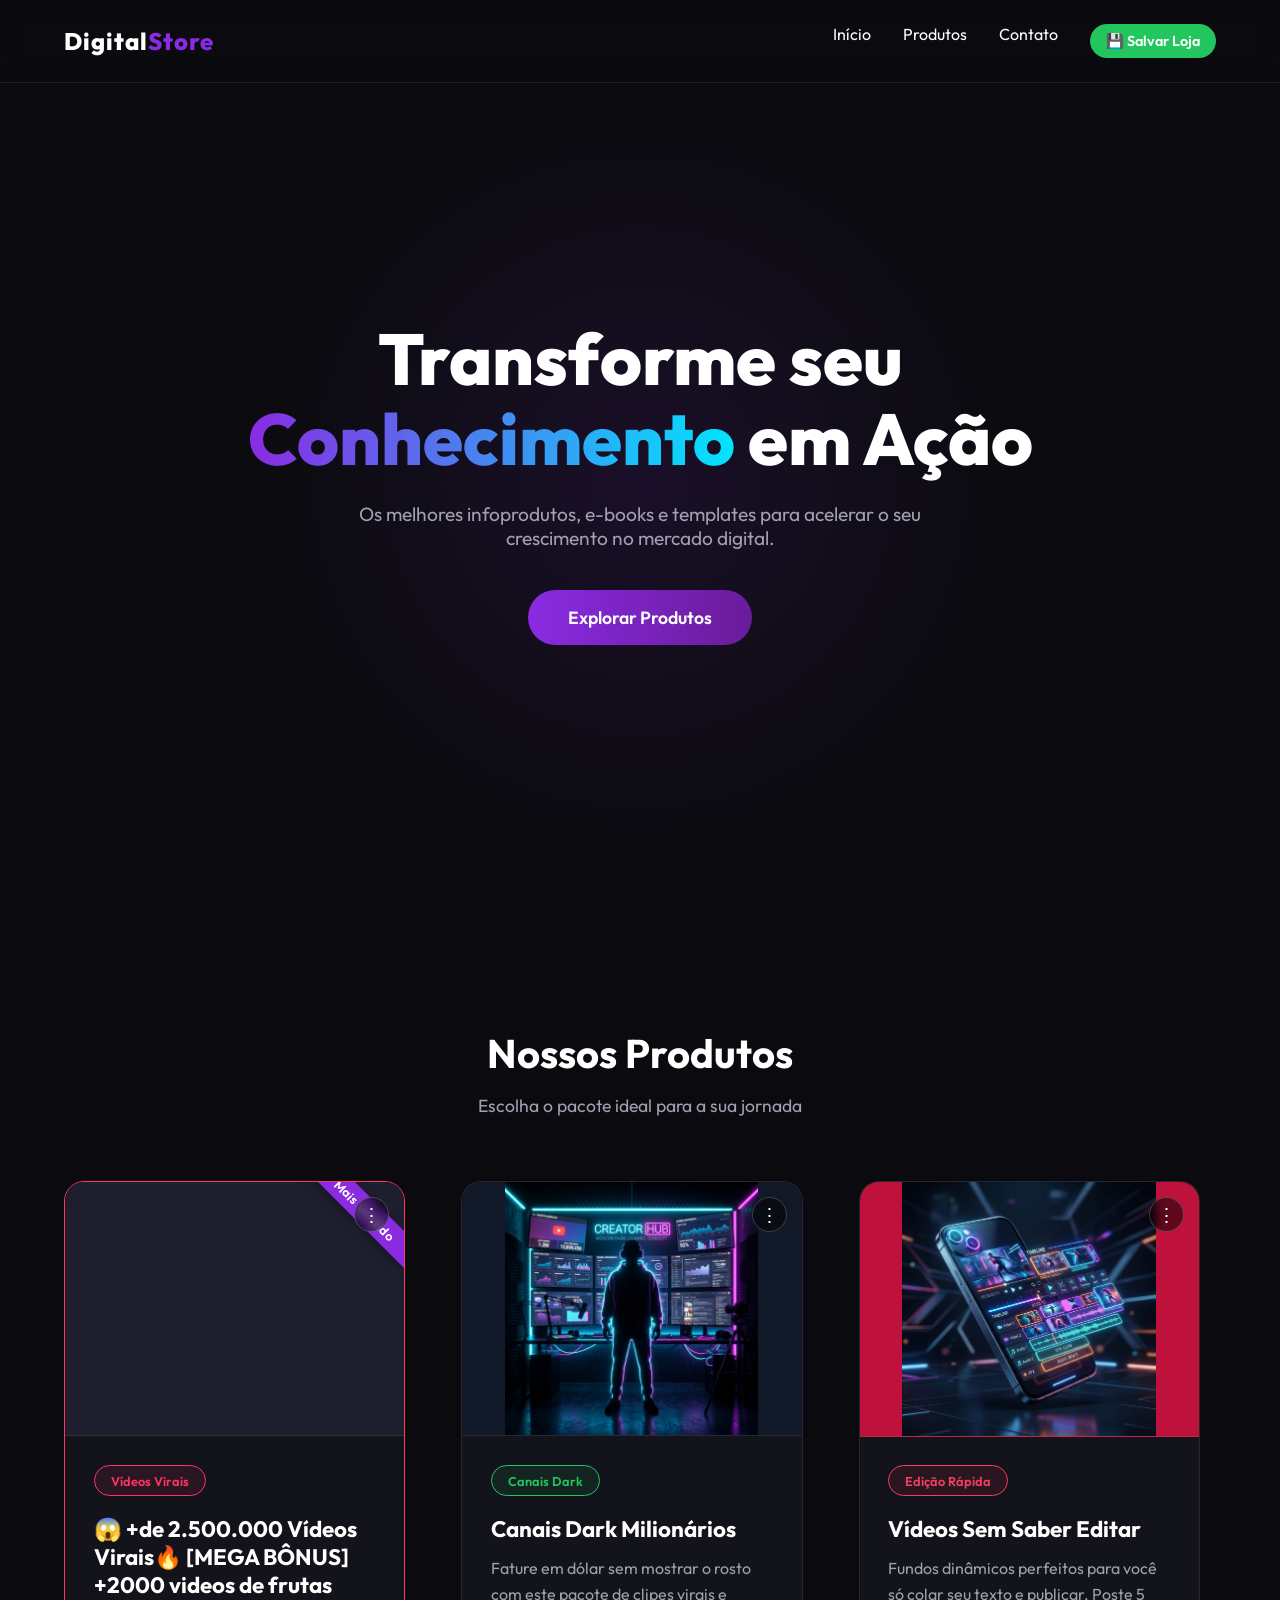
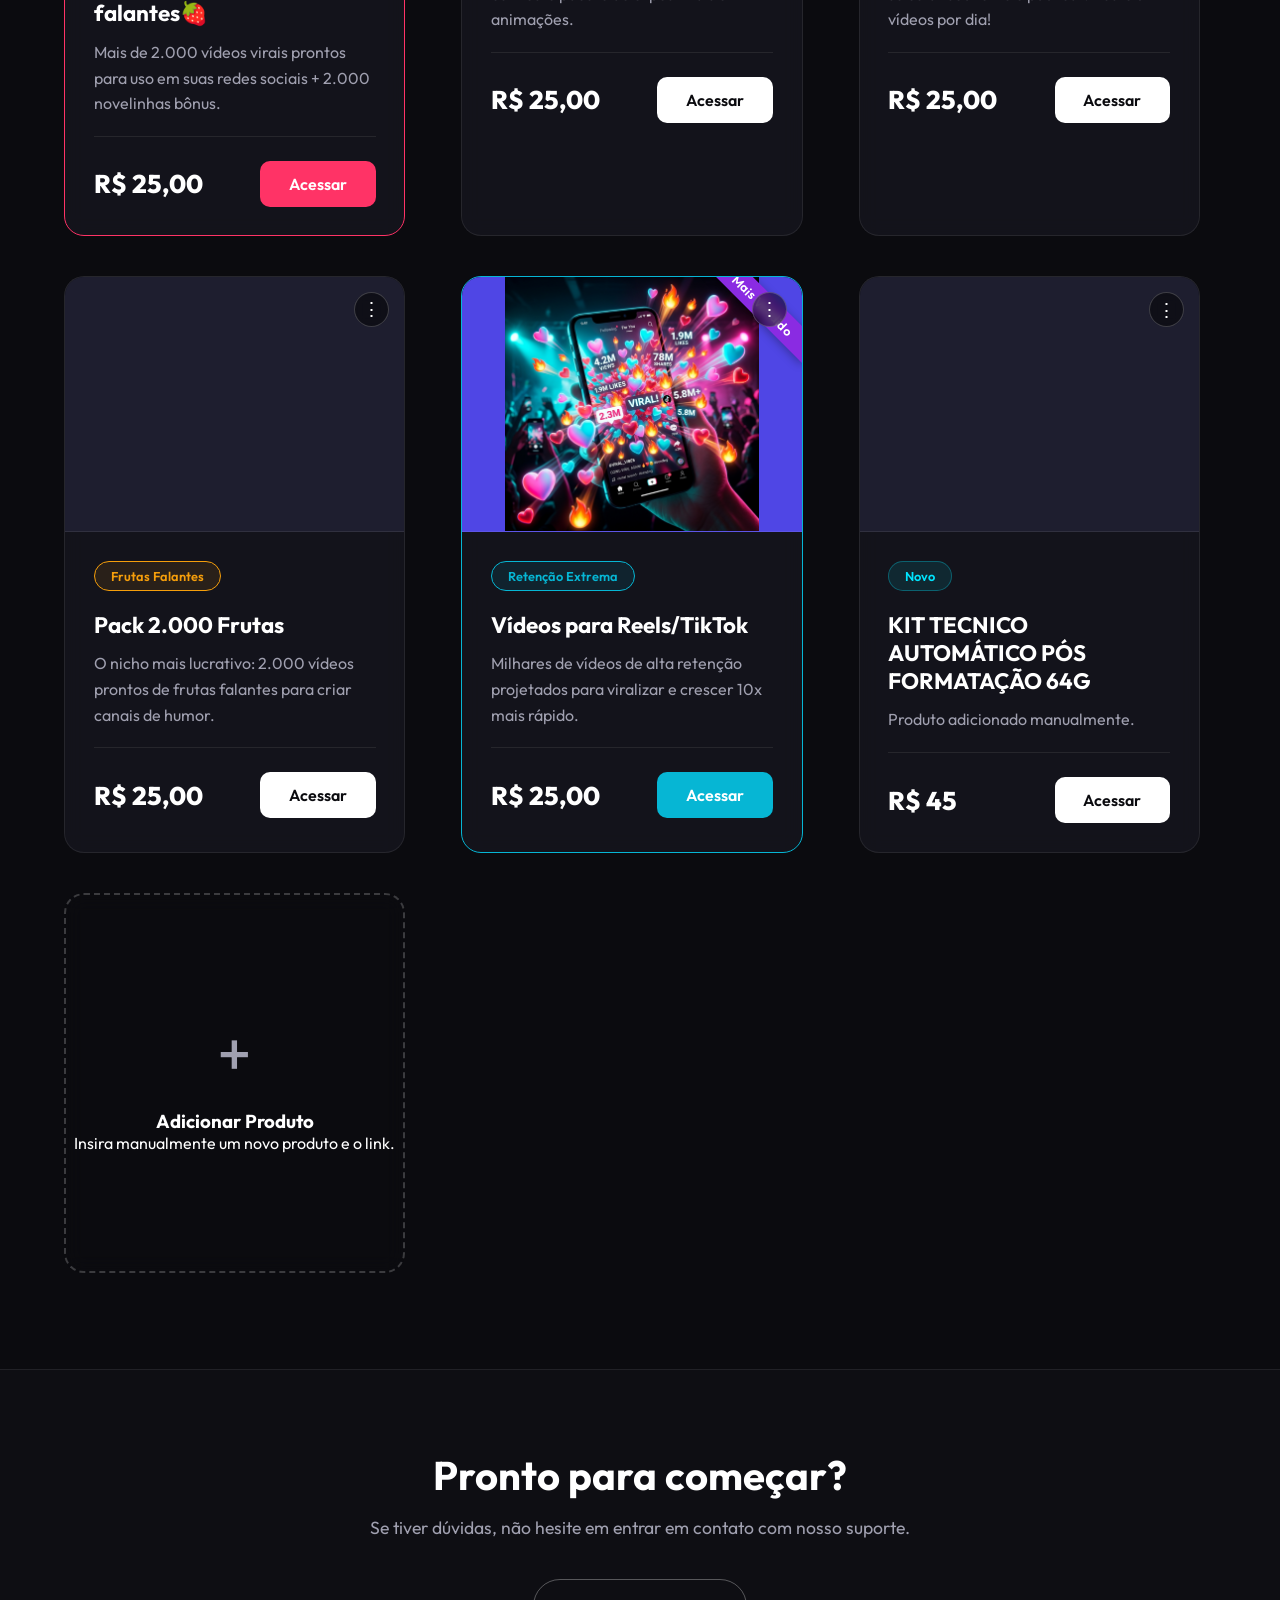
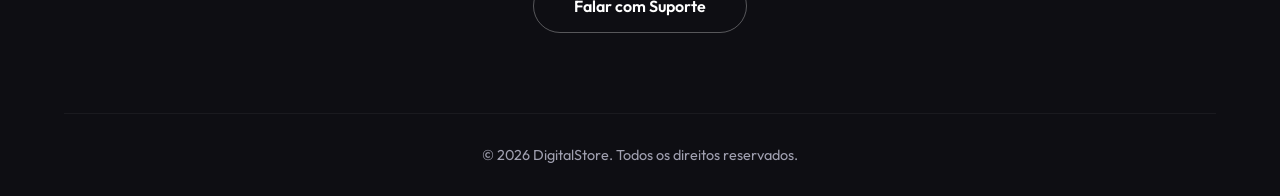
<file: admin.html>
<!DOCTYPE html>
<html lang="pt-BR"><head>
    <meta charset="UTF-8">
    <meta name="viewport" content="width=device-width, initial-scale=1.0">
    <meta name="description" content="Loja Virtual de Produtos Digitais Premium">
    <title>DigitalStore | Produtos Exclusivos</title>
    <link rel="stylesheet" href="styles.css">
    <link href="https://fonts.googleapis.com/css2?family=Outfit:wght@300;400;600;800&amp;display=swap" rel="stylesheet">
</head>
<body>
    <nav class="navbar">
        <div class="logo">Digital<span>Store</span></div>
        <ul class="nav-links">
            <li><a href="#home">Início</a></li>
            <li><a href="#products">Produtos</a></li>
            <li><a href="#contact">Contato</a></li>
            <li><button onclick="exportHTML()" class="btn-primary" style="padding: 0.5rem 1rem; font-size: 0.9rem; background: #22c55e; border: none; cursor: pointer;">💾 Salvar Loja</button></li>
        </ul>
    </nav>

    <header id="home" class="hero">
        <div class="hero-content">
            <h1>Transforme seu <span>Conhecimento</span> em Ação</h1>
            <p>Os melhores infoprodutos, e-books e templates para acelerar o seu crescimento no mercado digital.</p>
            <a href="#products" class="btn-primary">Explorar Produtos</a>
        </div>
        <div class="glow-circle"></div>
    </header>

    <section id="products" class="products-section">
        <div class="section-header">
            <h2>Nossos Produtos</h2>
            <p>Escolha o pacote ideal para a sua jornada</p>
        </div>
        <div class="product-grid" id="productGrid">

            

            <!-- Canais Dark -->
            

            <!-- Editor Rápido -->
            

            <!-- Frutas Falantes -->
            

            <!-- Vídeos Virais -->
            

            <!-- Add Product Card -->
            




        
    <div class="product-card highlight-card" style="border-color: rgb(255, 51, 102); position: relative;">
                <button class="edit-btn" title="Editar Produto" onclick="editProduct(this, event)">⋮</button>
                <div class="card-image" style="background-image: url(&quot;https://aws-assets.kiwify.com.br/E8faBqWnMOrjVd7/capa_kiwify_c0d62e7a7c0542979b25fb5e9e4b93ab.png&quot;); background-color: rgb(30, 30, 47);"></div>
                <div class="card-content">
                    <span class="badge" style="border-color: #ff3366; color: #ff3366; background: rgba(255, 51, 102, 0.1);">Vídeos Virais</span>
                    <h3>😱 +de 2.500.000 Vídeos Virais🔥  [MEGA BÔNUS] +2000 videos de frutas falantes🍓</h3>
                    <p>Mais de 2.000 vídeos virais prontos para uso em suas redes sociais + 2.000 novelinhas bônus.</p>
                    <div class="price-row">
                        <span class="price">R$ 25,00</span>
                        <button class="btn-buy" onclick="window.location.href='https://kiwify.app/rnDXVUX'" style="background: #ff3366; color: white;">Acessar</button>
                    </div>
                </div>
            </div>
<div class="product-card" style="position: relative;">
                <button class="edit-btn" title="Editar Produto" onclick="editProduct(this, event)">⋮</button>
                <div class="card-image" style="background-image: url('assets/canais_dark_cover.png'); background-color: #111827;"></div>
                <div class="card-content">
                    <span class="badge" style="border-color: #22c55e; color: #22c55e; background: rgba(34, 197, 94, 0.1);">Canais Dark</span>
                    <h3>Canais Dark Milionários</h3>
                    <p>Fature em dólar sem mostrar o rosto com este pacote de clipes virais e animações.</p>
                    <div class="price-row">
                        <span class="price">R$ 25,00</span>
                        <button class="btn-buy" onclick="window.location.href='../../landpag%20virais/lp/canais-dark.html'">Acessar</button>
                    </div>
                </div>
            </div>
<div class="product-card" style="position: relative;">
                <button class="edit-btn" title="Editar Produto" onclick="editProduct(this, event)">⋮</button>
                <div class="card-image" style="background-image: url('assets/editor_rapido_cover.png'); background-color: #be123c;"></div>
                <div class="card-content">
                    <span class="badge" style="border-color: #f43f5e; color: #f43f5e; background: rgba(244, 63, 94, 0.1);">Edição Rápida</span>
                    <h3>Vídeos Sem Saber Editar</h3>
                    <p>Fundos dinâmicos perfeitos para você só colar seu texto e publicar. Poste 5 vídeos por dia!</p>
                    <div class="price-row">
                        <span class="price">R$ 25,00</span>
                        <button class="btn-buy" onclick="window.location.href='../../landpag%20virais/lp/editor-rapido.html'">Acessar</button>
                    </div>
                </div>
            </div>
<div class="product-card" style="position: relative;">
                <button class="edit-btn" title="Editar Produto" onclick="editProduct(this, event)">⋮</button>
                <div class="card-image" style="background-image: url(&quot;https://cdn.dfg.com.br/itemimages/903624790-pack-20-mil-videos-virais-2-mil-videos-de-frutas-falant-M0A8.webp&quot;); background-color: rgb(30, 30, 47);"></div>
                <div class="card-content">
                    <span class="badge" style="border-color: #f59e0b; color: #f59e0b; background: rgba(245, 158, 11, 0.1);">Frutas Falantes</span>
                    <h3>Pack 2.000 Frutas</h3>
                    <p>O nicho mais lucrativo: 2.000 vídeos prontos de frutas falantes para criar canais de humor.</p>
                    <div class="price-row">
                        <span class="price">R$ 25,00</span>
                        <button class="btn-buy" onclick="window.location.href='https://pay.kiwify.com.br/zMR40JN'">Acessar</button>
                    </div>
                </div>
            </div>
<div class="product-card highlight-card" style="border-color: rgb(6, 182, 212); position: relative;">
                <button class="edit-btn" title="Editar Produto" onclick="editProduct(this, event)">⋮</button>
                <div class="card-image" style="background-image: url('assets/videos_virais_cover.png'); background-color: #4f46e5;"></div>
                <div class="card-content">
                    <span class="badge" style="border-color: #06b6d4; color: #06b6d4; background: rgba(6, 182, 212, 0.1);">Retenção Extrema</span>
                    <h3>Vídeos para Reels/TikTok</h3>
                    <p>Milhares de vídeos de alta retenção projetados para viralizar e crescer 10x mais rápido.</p>
                    <div class="price-row">
                        <span class="price">R$ 25,00</span>
                        <button class="btn-buy" onclick="window.location.href='../../landpag%20virais/lp/videos-virais.html'" style="background: #06b6d4; color: white;">Acessar</button>
                    </div>
                </div>
            </div>
<div class="product-card" style="position: relative;">
            <button class="edit-btn" title="Editar Produto" onclick="editProduct(this, event)">⋮</button>
            <div class="card-image" style="background-image: url('https://aws-assets.kiwify.com.br/E8faBqWnMOrjVd7/kit_tecnico_box_3d_v2_e90578b5aa70494e9339776ed63b2547.png'); background-color: #1e1e2f; background-size: cover; background-position: center;"></div>
            <div class="card-content">
                <span class="badge highlight">Novo</span>
                <h3>KIT TECNICO AUTOMÁTICO  PÓS FORMATAÇÃO 64G</h3>
                <p>Produto adicionado manualmente.</p>
                <div class="price-row">
                    <span class="price">R$ 45</span>
                    <button class="btn-buy" onclick="window.location.href='https://kiwify.app/vaafQyj'">Acessar</button>
                </div>
            </div>
        </div><div class="product-card add-product-card" onclick="openAddModal()" style="">
                <div class="add-icon">+</div>
                <h3>Adicionar Produto</h3>
                <p>Insira manualmente um novo produto e o link.</p>
            </div>
        </div>
    </section>

    <footer id="contact">
        <div class="footer-content">
            <h2>Pronto para começar?</h2>
            <p>Se tiver dúvidas, não hesite em entrar em contato com nosso suporte.</p>
            <a href="mailto:suporte@exemplo.com" class="btn-secondary">Falar com Suporte</a>
        </div>
        <div class="footer-bottom">
            <p>© 2026 DigitalStore. Todos os direitos reservados.</p>
        </div>
    </footer>

    <!-- Add Product Modal -->
    <div id="addProductModal" class="modal-overlay" style="display: none;">
        <div class="modal-container">
            <div class="modal-header">
                <h2>Adicionar Novo Produto</h2>
                <button class="close-btn" onclick="closeAddModal()">×</button>
            </div>
            <form id="addProductForm" onsubmit="handleAddProduct(event)">
                <div class="form-group">
                    <label for="prodName">Nome do Produto</label>
                    <input type="text" id="prodName" required="" placeholder="Ex: E-book Receitas">
                </div>
                <div class="form-group">
                    <label for="prodPrice">Preço (R$)</label>
                    <input type="text" id="prodPrice" required="" placeholder="Ex: 47,90">
                </div>
                <div class="form-group">
                    <label>Imagem de Capa (Opcional)</label>
                    <input type="file" id="prodImageFile" accept="image/*" style="padding: 0.5rem; background: rgba(0,0,0,0.3); border: 1px dashed var(--glass-border); margin-bottom: 0.5rem;">
                    <input type="url" id="prodImage" placeholder="Ou insira um link da imagem (Ex: https://site.com/imagem.png)">
                </div>
                <div class="form-group">
                    <label for="prodLink">Link da Página de Vendas</label>
                    <input type="url" id="prodLink" required="" placeholder="Ex: https://pay.hotmart.com/...">
                </div>
                <button type="submit" class="btn-primary" style="width: 100%; margin-top: 1rem;">Salvar Produto</button>
            </form>
        </div>
    </div>

    <script src="script.js"></script>


</body></html>
</file>
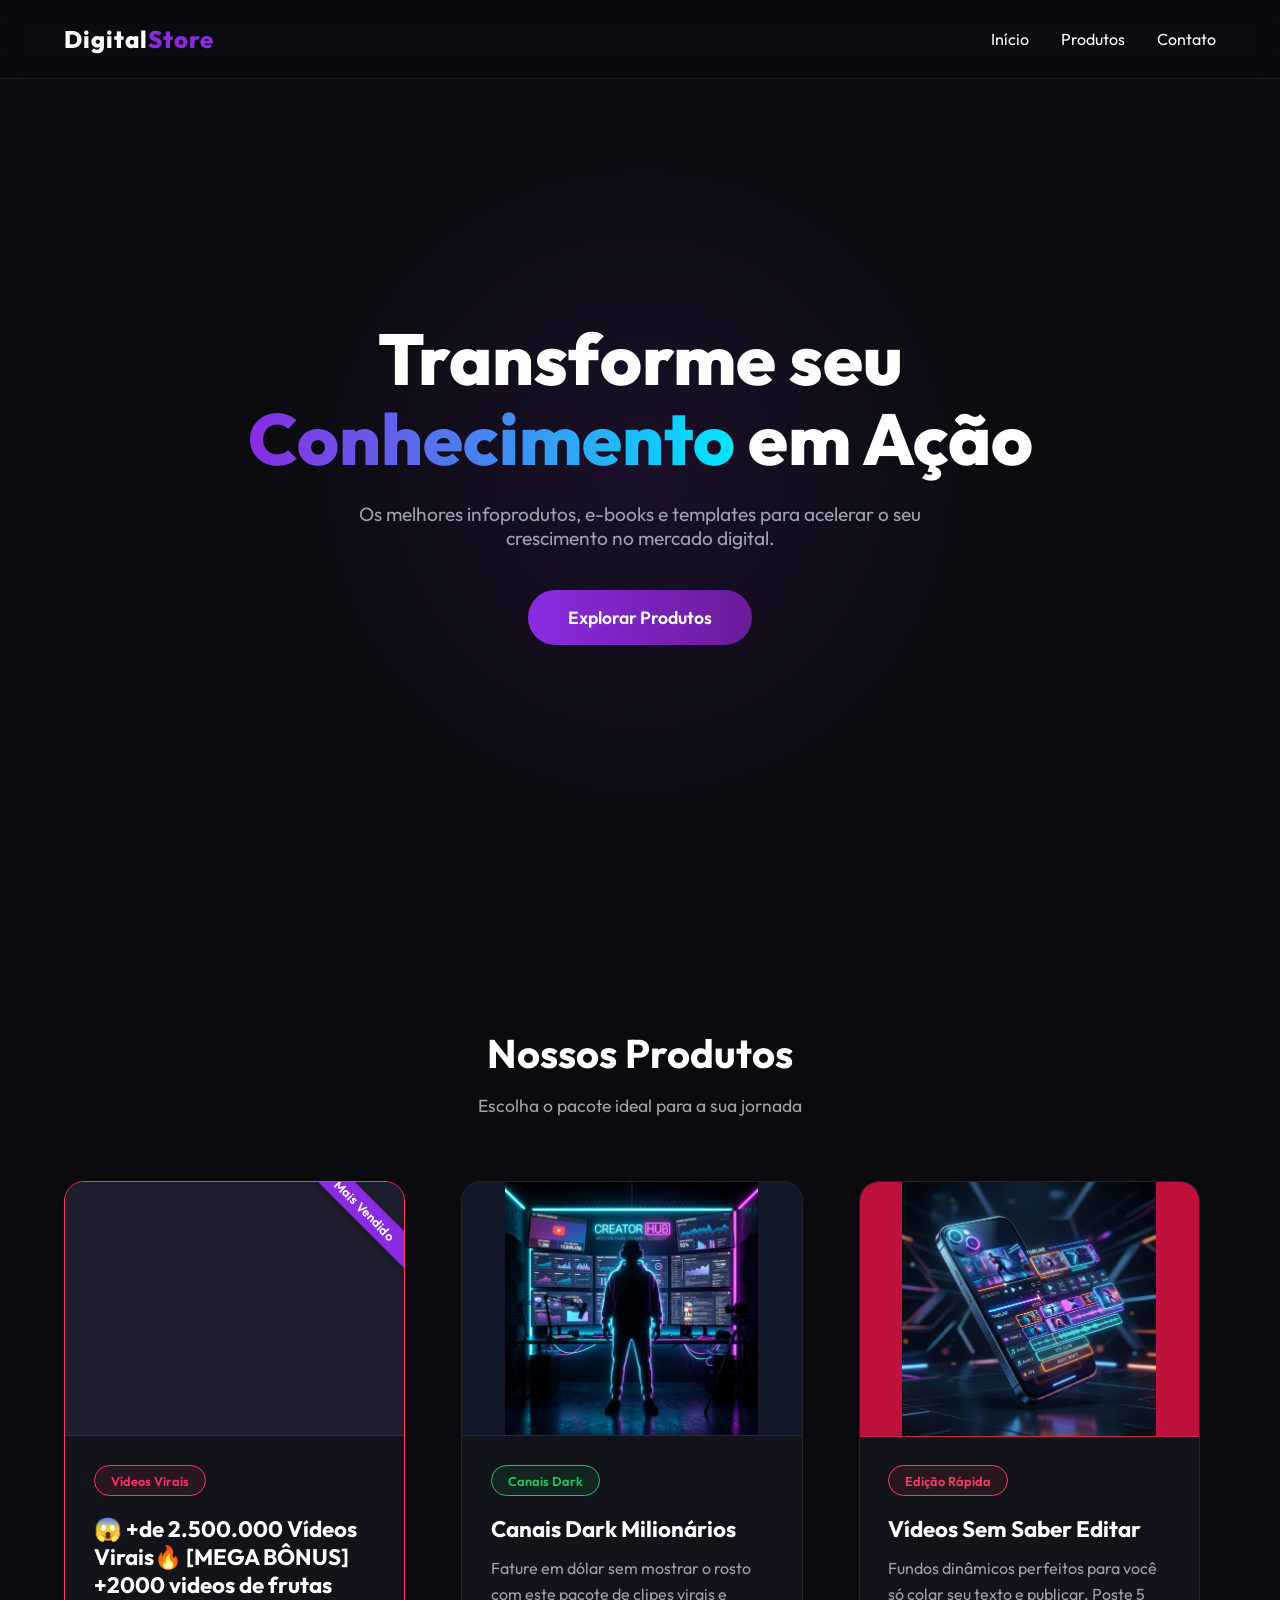
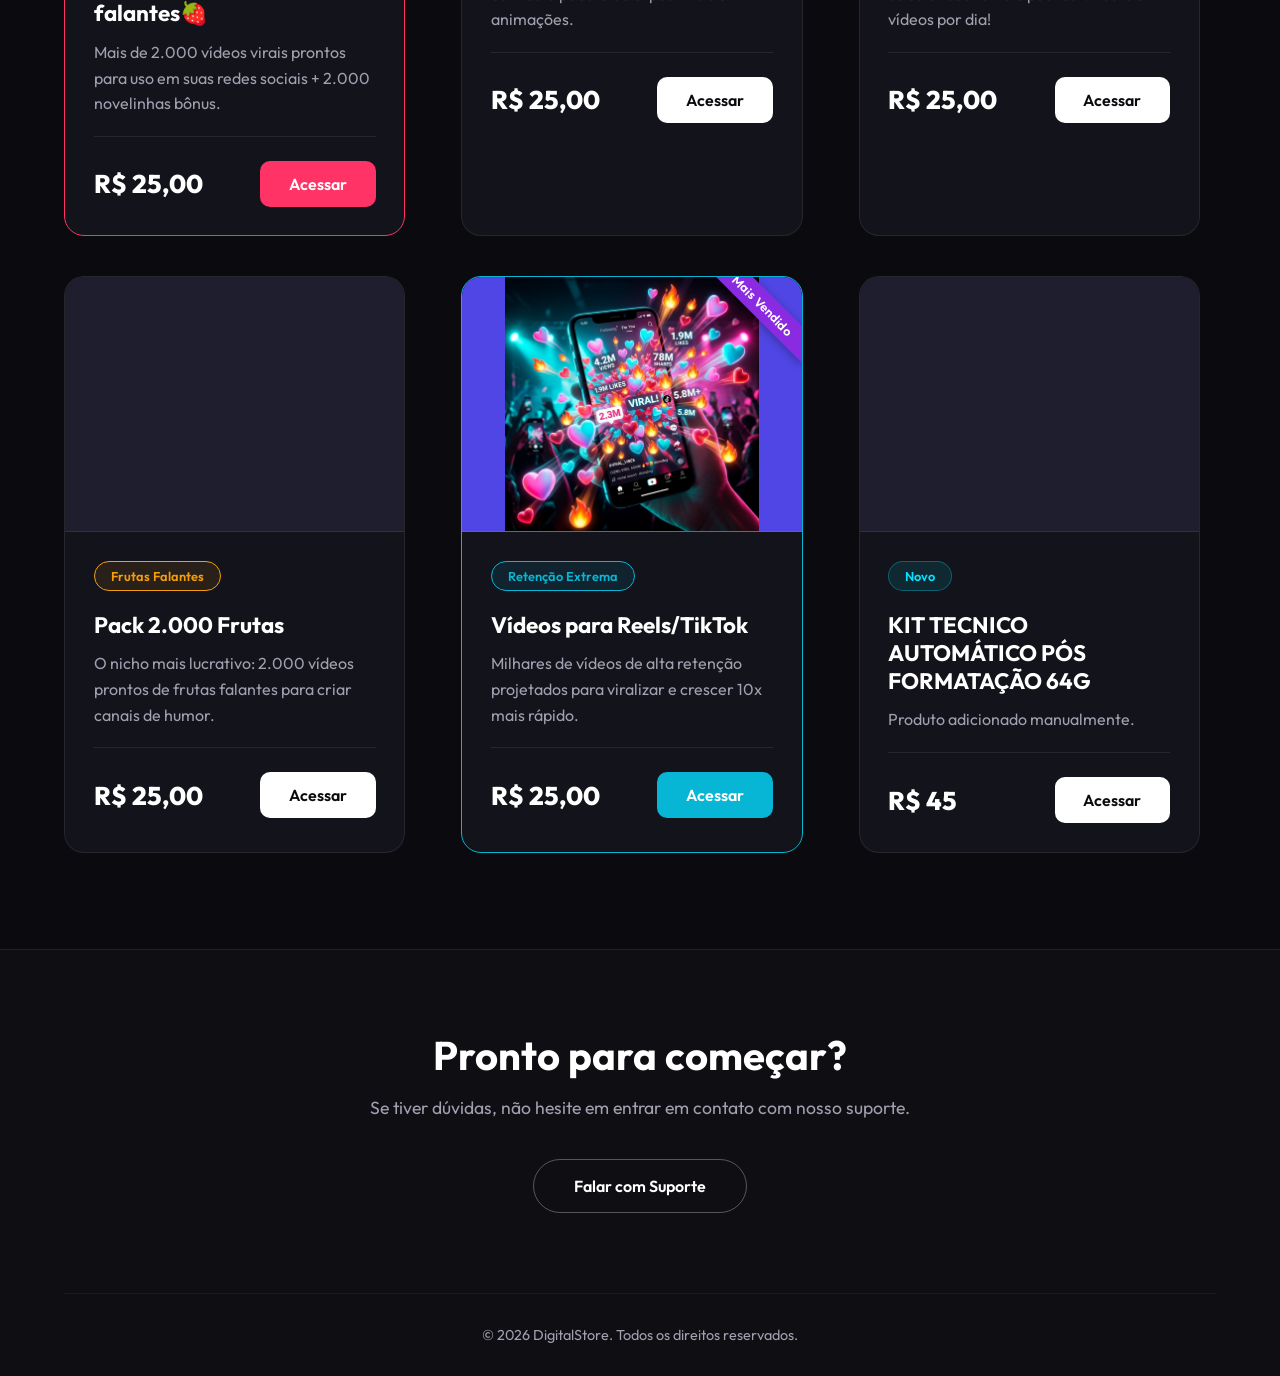
<file: index-publico.html>
<!DOCTYPE html>
<html lang="pt-BR"><head>
    <meta charset="UTF-8">
    <meta name="viewport" content="width=device-width, initial-scale=1.0">
    <meta name="description" content="Loja Virtual de Produtos Digitais Premium">
    <title>DigitalStore | Produtos Exclusivos</title>
    <link rel="stylesheet" href="styles.css">
    <link href="https://fonts.googleapis.com/css2?family=Outfit:wght@300;400;600;800&amp;display=swap" rel="stylesheet">
</head>
<body>
    <nav class="navbar">
        <div class="logo">Digital<span>Store</span></div>
        <ul class="nav-links">
            <li><a href="#home">Início</a></li>
            <li><a href="#products">Produtos</a></li>
            <li><a href="#contact">Contato</a></li>
            
        </ul>
    </nav>

    <header id="home" class="hero">
        <div class="hero-content">
            <h1>Transforme seu <span>Conhecimento</span> em Ação</h1>
            <p>Os melhores infoprodutos, e-books e templates para acelerar o seu crescimento no mercado digital.</p>
            <a href="#products" class="btn-primary">Explorar Produtos</a>
        </div>
        <div class="glow-circle"></div>
    </header>

    <section id="products" class="products-section">
        <div class="section-header">
            <h2>Nossos Produtos</h2>
            <p>Escolha o pacote ideal para a sua jornada</p>
        </div>
        <div class="product-grid" id="productGrid">

            

            <!-- Canais Dark -->
            

            <!-- Editor Rápido -->
            

            <!-- Frutas Falantes -->
            

            <!-- Vídeos Virais -->
            

            <!-- Add Product Card -->
            




        
    <div class="product-card highlight-card" style="border-color: rgb(255, 51, 102); position: relative;">
                
                <div class="card-image" style="background-image: url(&quot;https://aws-assets.kiwify.com.br/E8faBqWnMOrjVd7/capa_kiwify_c0d62e7a7c0542979b25fb5e9e4b93ab.png&quot;); background-color: rgb(30, 30, 47);"></div>
                <div class="card-content">
                    <span class="badge" style="border-color: #ff3366; color: #ff3366; background: rgba(255, 51, 102, 0.1);">Vídeos Virais</span>
                    <h3>😱 +de 2.500.000 Vídeos Virais🔥  [MEGA BÔNUS] +2000 videos de frutas falantes🍓</h3>
                    <p>Mais de 2.000 vídeos virais prontos para uso em suas redes sociais + 2.000 novelinhas bônus.</p>
                    <div class="price-row">
                        <span class="price">R$ 25,00</span>
                        <button class="btn-buy" onclick="window.location.href='https://kiwify.app/rnDXVUX'" style="background: #ff3366; color: white;">Acessar</button>
                    </div>
                </div>
            </div>
<div class="product-card" style="position: relative;">
                
                <div class="card-image" style="background-image: url('assets/canais_dark_cover.png'); background-color: #111827;"></div>
                <div class="card-content">
                    <span class="badge" style="border-color: #22c55e; color: #22c55e; background: rgba(34, 197, 94, 0.1);">Canais Dark</span>
                    <h3>Canais Dark Milionários</h3>
                    <p>Fature em dólar sem mostrar o rosto com este pacote de clipes virais e animações.</p>
                    <div class="price-row">
                        <span class="price">R$ 25,00</span>
                        <button class="btn-buy" onclick="window.location.href='../../landpag%20virais/lp/canais-dark.html'">Acessar</button>
                    </div>
                </div>
            </div>
<div class="product-card" style="position: relative;">
                
                <div class="card-image" style="background-image: url('assets/editor_rapido_cover.png'); background-color: #be123c;"></div>
                <div class="card-content">
                    <span class="badge" style="border-color: #f43f5e; color: #f43f5e; background: rgba(244, 63, 94, 0.1);">Edição Rápida</span>
                    <h3>Vídeos Sem Saber Editar</h3>
                    <p>Fundos dinâmicos perfeitos para você só colar seu texto e publicar. Poste 5 vídeos por dia!</p>
                    <div class="price-row">
                        <span class="price">R$ 25,00</span>
                        <button class="btn-buy" onclick="window.location.href='../../landpag%20virais/lp/editor-rapido.html'">Acessar</button>
                    </div>
                </div>
            </div>
<div class="product-card" style="position: relative;">
                
                <div class="card-image" style="background-image: url(&quot;https://cdn.dfg.com.br/itemimages/903624790-pack-20-mil-videos-virais-2-mil-videos-de-frutas-falant-M0A8.webp&quot;); background-color: rgb(30, 30, 47);"></div>
                <div class="card-content">
                    <span class="badge" style="border-color: #f59e0b; color: #f59e0b; background: rgba(245, 158, 11, 0.1);">Frutas Falantes</span>
                    <h3>Pack 2.000 Frutas</h3>
                    <p>O nicho mais lucrativo: 2.000 vídeos prontos de frutas falantes para criar canais de humor.</p>
                    <div class="price-row">
                        <span class="price">R$ 25,00</span>
                        <button class="btn-buy" onclick="window.location.href='https://pay.kiwify.com.br/zMR40JN'">Acessar</button>
                    </div>
                </div>
            </div>
<div class="product-card highlight-card" style="border-color: rgb(6, 182, 212); position: relative;">
                
                <div class="card-image" style="background-image: url('assets/videos_virais_cover.png'); background-color: #4f46e5;"></div>
                <div class="card-content">
                    <span class="badge" style="border-color: #06b6d4; color: #06b6d4; background: rgba(6, 182, 212, 0.1);">Retenção Extrema</span>
                    <h3>Vídeos para Reels/TikTok</h3>
                    <p>Milhares de vídeos de alta retenção projetados para viralizar e crescer 10x mais rápido.</p>
                    <div class="price-row">
                        <span class="price">R$ 25,00</span>
                        <button class="btn-buy" onclick="window.location.href='../../landpag%20virais/lp/videos-virais.html'" style="background: #06b6d4; color: white;">Acessar</button>
                    </div>
                </div>
            </div>
<div class="product-card" style="position: relative;">
            
            <div class="card-image" style="background-image: url('https://aws-assets.kiwify.com.br/E8faBqWnMOrjVd7/kit_tecnico_box_3d_v2_e90578b5aa70494e9339776ed63b2547.png'); background-color: #1e1e2f; background-size: cover; background-position: center;"></div>
            <div class="card-content">
                <span class="badge highlight">Novo</span>
                <h3>KIT TECNICO AUTOMÁTICO  PÓS FORMATAÇÃO 64G</h3>
                <p>Produto adicionado manualmente.</p>
                <div class="price-row">
                    <span class="price">R$ 45</span>
                    <button class="btn-buy" onclick="window.location.href='https://kiwify.app/vaafQyj'">Acessar</button>
                </div>
            </div>
        </div>
        </div>
    </section>

    <footer id="contact">
        <div class="footer-content">
            <h2>Pronto para começar?</h2>
            <p>Se tiver dúvidas, não hesite em entrar em contato com nosso suporte.</p>
            <a href="mailto:suporte@exemplo.com" class="btn-secondary">Falar com Suporte</a>
        </div>
        <div class="footer-bottom">
            <p>© 2026 DigitalStore. Todos os direitos reservados.</p>
        </div>
    </footer>

    <!-- Add Product Modal -->
    

    <script src="script.js"></script>


</body></html>
</file>
<file: styles.css>
:root {
    --bg-color: #0B0B0F;
    --surface-color: rgba(25, 25, 35, 0.6);
    --primary-color: #8A2BE2;
    --secondary-color: #00E5FF;
    --text-main: #FFFFFF;
    --text-muted: #A0A0B0;
    --glass-border: rgba(255, 255, 255, 0.08);
}

* {
    margin: 0;
    padding: 0;
    box-sizing: border-box;
    font-family: 'Outfit', sans-serif;
    scroll-behavior: smooth;
}

body {
    background-color: var(--bg-color);
    color: var(--text-main);
    overflow-x: hidden;
}

/* Navbar */
.navbar {
    position: fixed;
    top: 0;
    width: 100%;
    display: flex;
    justify-content: space-between;
    align-items: center;
    padding: 1.5rem 5%;
    background: rgba(11, 11, 15, 0.8);
    backdrop-filter: blur(12px);
    -webkit-backdrop-filter: blur(12px);
    z-index: 1000;
    border-bottom: 1px solid var(--glass-border);
}

.logo {
    font-size: 1.5rem;
    font-weight: 800;
    letter-spacing: 1px;
}

.logo span {
    color: var(--primary-color);
}

.nav-links {
    list-style: none;
    display: flex;
    gap: 2rem;
}

.nav-links a {
    color: var(--text-main);
    text-decoration: none;
    font-weight: 400;
    transition: color 0.3s;
}

.nav-links a:hover {
    color: var(--secondary-color);
}

/* Hero Section */
.hero {
    min-height: 100vh;
    display: flex;
    justify-content: center;
    align-items: center;
    text-align: center;
    position: relative;
    padding: 0 20px;
    margin-top: 2rem;
}

.hero-content {
    max-width: 800px;
    z-index: 10;
    animation: fadeIn 1s ease-out;
}

.hero h1 {
    font-size: 4.5rem;
    font-weight: 800;
    line-height: 1.1;
    margin-bottom: 1.5rem;
}

.hero h1 span {
    background: linear-gradient(90deg, var(--primary-color), var(--secondary-color));
    -webkit-background-clip: text;
    -webkit-text-fill-color: transparent;
}

.hero p {
    font-size: 1.2rem;
    color: var(--text-muted);
    margin-bottom: 2.5rem;
    max-width: 600px;
    margin-left: auto;
    margin-right: auto;
}

.btn-primary {
    display: inline-block;
    padding: 1rem 2.5rem;
    background: linear-gradient(90deg, var(--primary-color), #6A1B9A);
    color: white;
    text-decoration: none;
    border-radius: 50px;
    font-weight: 600;
    font-size: 1.1rem;
    transition: transform 0.3s, box-shadow 0.3s;
}

.btn-primary:hover {
    transform: translateY(-3px);
    box-shadow: 0 10px 20px rgba(138, 43, 226, 0.4);
}

/* Glowing Background Circle */
.glow-circle {
    position: absolute;
    width: 60vw;
    height: 60vw;
    max-width: 800px;
    max-height: 800px;
    background: radial-gradient(circle, rgba(138, 43, 226, 0.12) 0%, rgba(0, 0, 0, 0) 70%);
    top: 50%;
    left: 50%;
    transform: translate(-50%, -50%);
    z-index: 0;
    pointer-events: none;
}

/* Products Section */
.products-section {
    padding: 6rem 5%;
    position: relative;
    z-index: 5;
}

.section-header {
    text-align: center;
    margin-bottom: 4rem;
}

.section-header h2 {
    font-size: 2.5rem;
    margin-bottom: 1rem;
}

.section-header p {
    color: var(--text-muted);
    font-size: 1.1rem;
}

.product-grid {
    display: grid;
    grid-template-columns: repeat(auto-fit, minmax(320px, 1fr));
    gap: 2.5rem;
    max-width: 1200px;
    margin: 0 auto;
}


.product-card {
    background: var(--surface-color);
    border: 1px solid var(--glass-border);
    border-radius: 20px;
    overflow: hidden;
    backdrop-filter: blur(10px);
    -webkit-backdrop-filter: blur(10px);
    transition: transform 0.3s ease, border-color 0.3s ease, box-shadow 0.3s ease;
    flex: 0 0 auto; /* prevent shrinking */
    min-width: 300px; /* ensure enough width for image & text */
    margin-right: 1rem; /* spacing between cards */
}


.product-card:hover {
    transform: translateY(-10px);
    border-color: rgba(255, 255, 255, 0.2);
    box-shadow: 0 15px 30px rgba(0, 0, 0, 0.5);
}

.highlight-card {
    border-color: rgba(138, 43, 226, 0.3);
    position: relative;
}

.highlight-card::before {
    content: "Mais Vendido";
    position: absolute;
    top: 15px;
    right: -30px;
    background: var(--primary-color);
    color: white;
    padding: 5px 30px;
    font-size: 0.8rem;
    font-weight: 600;
    transform: rotate(45deg);
    z-index: 2;
    box-shadow: 0 2px 10px rgba(0,0,0,0.3);
}

.card-image-wrapper {
    width: 100%;
    aspect-ratio: 4 / 3;
    background: #0e0e1a;
    display: flex;
    align-items: center;
    justify-content: center;
    overflow: hidden;
    position: relative;
    border-bottom: 1px solid var(--glass-border);
}

.card-img {
    width: 100%;
    height: 100%;
    object-fit: contain;
    display: block;
    transition: transform 0.4s ease;
}

.product-card:hover .card-img {
    transform: scale(1.04);
}

/* Legacy fallback for dynamically-added cards */
.card-image {
    width: 100%;
    aspect-ratio: 4 / 3;
    background-size: contain;
    background-position: center;
    background-repeat: no-repeat;
    background-color: #0e0e1a;
    border-bottom: 1px solid var(--glass-border);
}

.card-content {
    padding: 1.8rem;
}

.badge {
    display: inline-block;
    padding: 0.4rem 1rem;
    background: rgba(255, 255, 255, 0.05);
    border-radius: 20px;
    font-size: 0.8rem;
    font-weight: 600;
    margin-bottom: 1.2rem;
    color: var(--text-muted);
    border: 1px solid rgba(255,255,255,0.1);
}

.badge.highlight {
    background: rgba(0, 229, 255, 0.1);
    color: var(--secondary-color);
    border-color: rgba(0, 229, 255, 0.3);
}

.card-content h3 {
    font-size: 1.4rem;
    margin-bottom: 0.8rem;
}

.card-content p {
    color: var(--text-muted);
    font-size: 1rem;
    line-height: 1.6;
    margin-bottom: 1.2rem;
}

.price-row {
    display: flex;
    justify-content: space-between;
    align-items: center;
    border-top: 1px solid var(--glass-border);
    padding-top: 1.5rem;
}

.price {
    font-size: 1.6rem;
    font-weight: 800;
    color: white;
}

.btn-buy {
    background: var(--text-main);
    color: var(--bg-color);
    border: none;
    padding: 0.8rem 1.8rem;
    border-radius: 10px;
    font-weight: 600;
    font-size: 1rem;
    cursor: pointer;
    transition: background 0.3s, color 0.3s, transform 0.2s;
}

.btn-buy:hover {
    background: var(--secondary-color);
    color: var(--bg-color);
    transform: scale(1.05);
}

/* Footer */
footer {
    background: rgba(15, 15, 20, 0.8);
    border-top: 1px solid var(--glass-border);
    text-align: center;
    padding: 5rem 5% 2rem;
    position: relative;
}

.footer-content h2 {
    font-size: 2.5rem;
    margin-bottom: 1rem;
}

.footer-content p {
    color: var(--text-muted);
    margin-bottom: 2.5rem;
    font-size: 1.1rem;
}

.btn-secondary {
    display: inline-block;
    padding: 1rem 2.5rem;
    border: 1px solid rgba(255, 255, 255, 0.3);
    color: var(--text-main);
    text-decoration: none;
    border-radius: 50px;
    font-weight: 600;
    transition: all 0.3s ease;
}

.btn-secondary:hover {
    background: var(--text-main);
    color: var(--bg-color);
}

.footer-bottom {
    margin-top: 5rem;
    color: var(--text-muted);
    font-size: 0.9rem;
    padding-top: 2rem;
    border-top: 1px solid rgba(255,255,255,0.05);
}

/* Animations */
@keyframes fadeIn {
    from { opacity: 0; transform: translateY(30px); }
    to { opacity: 1; transform: translateY(0); }
}

/* Responsive Design */
@media (max-width: 768px) {
    .navbar {
        flex-direction: column;
        padding: 1rem;
        gap: 1rem;
    }
    
    .nav-links {
        width: 100%;
        justify-content: center;
        gap: 1.5rem;
        flex-wrap: wrap;
    }
    
    .hero h1 {
        font-size: 2.8rem;
    }
    
    .hero p {
        font-size: 1rem;
        padding: 0 15px;
    }
    
    .product-grid {
        grid-template-columns: 1fr;
    }

    /* Mobile card background fix */
    .product-card {
        background: var(--bg-color);
        border: 1px solid var(--glass-border);
        backdrop-filter: none;
        -webkit-backdrop-filter: none;
        min-width: 100%;
        width: 100%;
        margin-right: 0;
        flex: none;
    }

    /* Images stay contained on tablet */
    .card-image-wrapper,
    .card-image {
        aspect-ratio: 4 / 3;
        background-size: contain;
        background-position: center;
        background-repeat: no-repeat;
    }
}

/* Add Product Card */
.add-product-card {
    display: flex;
    flex-direction: column;
    justify-content: center;
    align-items: center;
    text-align: center;
    border: 2px dashed rgba(255, 255, 255, 0.2);
    background: transparent;
    cursor: pointer;
    min-height: 380px;
}

.add-product-card:hover {
    background: rgba(255, 255, 255, 0.05);
    border-color: var(--primary-color);
}

.add-icon {
    font-size: 4rem;
    color: var(--text-muted);
    margin-bottom: 1rem;
    transition: color 0.3s ease;
}

.add-product-card:hover .add-icon {
    color: var(--primary-color);
}

/* Modal Styles */
.modal-overlay {
    display: none;
    position: fixed;
    top: 0;
    left: 0;
    width: 100%;
    height: 100%;
    background: rgba(0, 0, 0, 0.7);
    backdrop-filter: blur(5px);
    z-index: 2000;
    justify-content: center;
    align-items: center;
}

.modal-container {
    background: var(--surface-color);
    border: 1px solid var(--glass-border);
    border-radius: 20px;
    padding: 2.5rem;
    width: 90%;
    max-width: 500px;
    backdrop-filter: blur(15px);
    animation: fadeIn 0.3s ease-out;
}

.modal-header {
    display: flex;
    justify-content: space-between;
    align-items: center;
    margin-bottom: 1.5rem;
}

.close-btn {
    background: transparent;
    border: none;
    color: var(--text-main);
    font-size: 2rem;
    cursor: pointer;
    line-height: 1;
}

.form-group {
    margin-bottom: 1.5rem;
    text-align: left;
}

.form-group label {
    display: block;
    margin-bottom: 0.5rem;
    color: var(--text-muted);
}

.form-group input {
    width: 100%;
    padding: 1rem;
    background: rgba(0, 0, 0, 0.5);
    border: 1px solid var(--glass-border);
    border-radius: 10px;
    color: white;
    font-size: 1rem;
    font-family: inherit;
}

.form-group input:focus {
    outline: none;
    border-color: var(--primary-color);
}

/* Edit Button */
.edit-btn {
    position: absolute;
    top: 15px;
    right: 15px;
    background: rgba(0, 0, 0, 0.5);
    color: white;
    border: 1px solid rgba(255, 255, 255, 0.2);
    border-radius: 50%;
    width: 35px;
    height: 35px;
    cursor: pointer;
    font-size: 1.2rem;
    z-index: 10;
    transition: all 0.3s;
    display: flex;
    justify-content: center;
    align-items: center;
    backdrop-filter: blur(5px);
}

.edit-btn:hover {
    background: var(--primary-color);
    border-color: var(--primary-color);
    transform: scale(1.1);
}

/* Additional Mobile Responsiveness */
@media (max-width: 480px) {
  .hero h1 {
    font-size: 2.2rem;
  }
  .hero p {
    font-size: 0.9rem;
    padding: 0 10px;
  }
  .btn-primary, .btn-secondary {
    width: 100%;
    text-align: center;
    padding: 0.8rem 1rem;
  }
  .product-grid {
    gap: 1.5rem;
  }
  .product-card {
    margin: 0 auto;
  }

  /* Images stay contained on small screens */
  .card-image-wrapper,
  .card-image {
    aspect-ratio: 4 / 3;
    background-size: contain;
    background-position: center;
    background-repeat: no-repeat;
  }
  .card-content h3 {
    font-size: 1.2rem;
  }
  .card-content p {
    font-size: 0.9rem;
  }
  .price {
    font-size: 1.4rem;
  }
  .navbar {
    padding: 1rem 2%;
  }
  .nav-links {
    flex-direction: column;
    gap: 0.8rem;
  }
}
</file>
